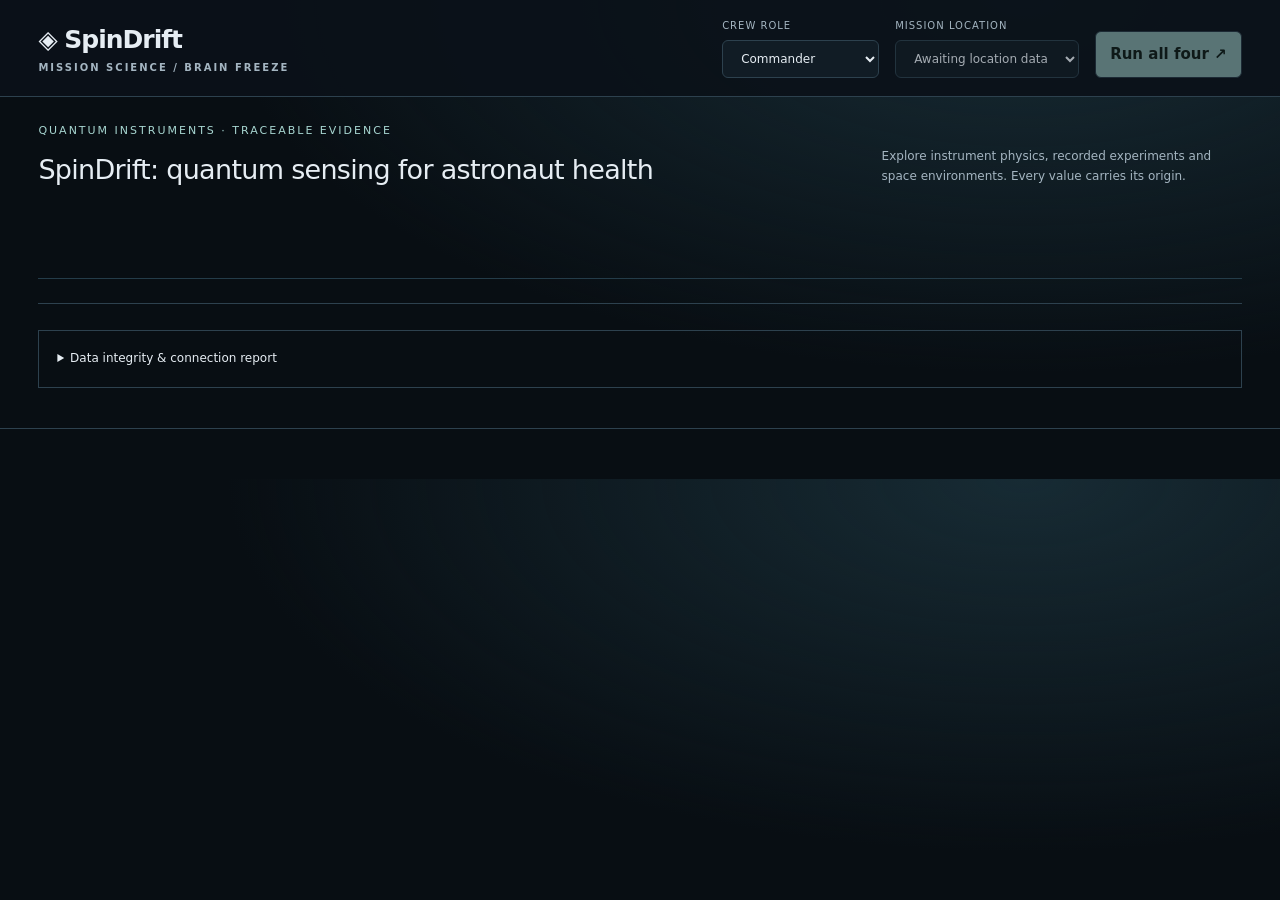
<file: index.html>
<!doctype html>
<html lang="en"><head><meta charset="utf-8"><meta name="viewport" content="width=device-width,initial-scale=1"><meta http-equiv="refresh" content="0;url=/app/"><title>SpinDrift</title></head><body><p><a href="/app/">Open the fresh SpinDrift dashboard</a></p></body></html>
</file>
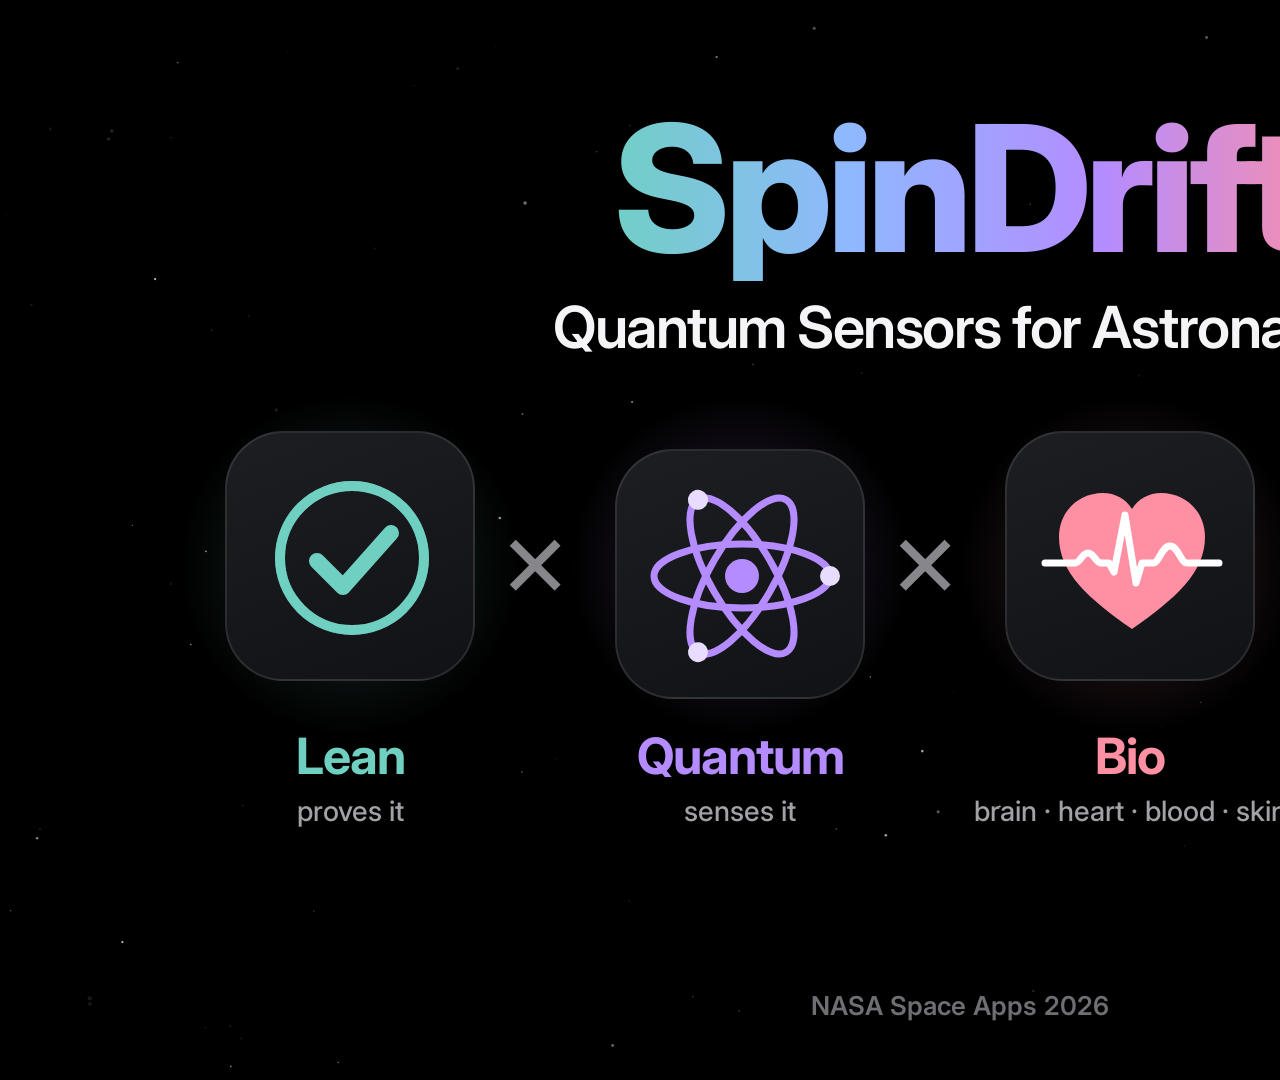
<file: slides/front_page/index.html>
<!doctype html>
<html lang="en">
<head>
<meta charset="utf-8">
<meta name="viewport" content="width=1920, height=1080">
<title>SpinDrift front page</title>
<!-- HyperFrames composition (https://github.com/heygen-com/hyperframes): the deck's cover, a 10 s seamless loop.
     Lean × Quantum × Bio = the astronaut. Frames: npx hyperframes snapshot; video: npx hyperframes render. -->
<link rel="preconnect" href="https://fonts.googleapis.com">
<link href="https://fonts.googleapis.com/css2?family=Inter:wght@400;500;600;700;800&display=block" rel="stylesheet">
<style>
  html, body { margin: 0; padding: 0; background: #000; }
  #root { position: relative; width: 1920px; height: 1080px; overflow: hidden; background: #000;
          font-family: 'Inter', 'Segoe UI', sans-serif; color: #F5F5F7; -webkit-font-smoothing: antialiased; }
  .layer { position: absolute; left: 0; top: 0; width: 1920px; height: 1080px; }
  .center { position: absolute; left: 0; width: 1920px; margin: 0; text-align: center; }
  #title { top: 96px; font-size: 176px; font-weight: 800; line-height: 1.05; letter-spacing: -6px; }
  #title span { display: inline-block; padding: 0 12px;
                background: linear-gradient(90deg, #6FD0C2 0%, #8FB8FF 25%, #B48CFF 50%, #FF8FA3 75%, #6FD0C2 100%);
                background-size: 1000px 100%; background-repeat: repeat-x; background-position: 0px 0px;
                -webkit-background-clip: text; background-clip: text; color: transparent; }
  #sub { top: 292px; font-size: 58px; font-weight: 600; letter-spacing: -1.5px; color: #F5F5F7; }
  .tile { position: absolute; top: 440px; width: 250px; height: 250px; border-radius: 58px; box-sizing: border-box;
          background: linear-gradient(160deg, #1D1E22 0%, #111215 100%); border: 2px solid rgba(255, 255, 255, 0.10); }
  .tile svg { position: absolute; left: 0; top: 0; width: 250px; height: 250px; overflow: visible; }
  .glow { position: absolute; top: 380px; width: 370px; height: 370px; border-radius: 50%; }
  .op { position: absolute; top: 500px; width: 120px; margin: 0; text-align: center; font-size: 112px; font-weight: 400; line-height: 1; color: #86868B; }
  .lab { position: absolute; top: 726px; width: 360px; margin: 0; text-align: center; }
  .lab b { display: block; font-size: 50px; font-weight: 700; letter-spacing: -1px; }
  .lab span { display: block; margin-top: 8px; font-size: 28px; font-weight: 500; color: #A1A1A6; }
  #astro { position: absolute; left: 1415px; top: 405px; width: 270px; height: 324px; }
  #astro svg { width: 100%; height: 100%; overflow: visible; }
  #footer { top: 990px; font-size: 26px; font-weight: 600; color: #6E6E73; letter-spacing: 0.2px; }
</style>
</head>
<body>
<div id="root" data-composition-id="root" data-start="0" data-duration="10" data-width="1920" data-height="1080">

  <svg id="stars" class="layer" viewBox="0 0 1920 1080"></svg>

  <!-- soft colour behind each term -->
  <div class="glow" style="left:165px;background:radial-gradient(circle, rgba(111,208,194,0.22), transparent 65%)"></div>
  <div class="glow" style="left:555px;background:radial-gradient(circle, rgba(180,140,255,0.24), transparent 65%)"></div>
  <div class="glow" style="left:945px;background:radial-gradient(circle, rgba(255,143,163,0.22), transparent 65%)"></div>
  <div class="glow" id="astroGlow" style="left:1365px;top:360px;width:420px;height:420px;background:radial-gradient(circle, rgba(143,184,255,0.30), transparent 62%)"></div>

  <h1 id="title" class="center"><span>SpinDrift</span></h1>
  <p id="sub" class="center">Quantum Sensors for Astronauts</p>

  <!-- Lean: proves it -->
  <div class="tile" id="t-lean" style="left:225px">
    <svg viewBox="0 0 250 250">
      <circle id="leanRing" cx="125" cy="125" r="72" fill="none" stroke="#6FD0C2" stroke-width="10" opacity="0.35"/>
      <circle cx="125" cy="125" r="72" fill="none" stroke="#6FD0C2" stroke-width="10"/>
      <path d="M90 128 L116 154 L164 100" fill="none" stroke="#6FD0C2" stroke-width="16" stroke-linecap="round" stroke-linejoin="round"/>
    </svg>
  </div>
  <p class="op" style="left:475px">×</p>

  <!-- Quantum: senses it -->
  <div class="tile" id="t-quantum" style="left:615px">
    <svg viewBox="0 0 250 250">
      <g id="atom" style="transform-origin:125px 125px">
        <g transform="rotate(0 125 125)"><ellipse cx="125" cy="125" rx="88" ry="32" fill="none" stroke="#B48CFF" stroke-width="7"/><circle cx="213" cy="125" r="10" fill="#E9DDFF"/></g>
        <g transform="rotate(60 125 125)"><ellipse cx="125" cy="125" rx="88" ry="32" fill="none" stroke="#B48CFF" stroke-width="7"/><circle cx="37" cy="125" r="10" fill="#E9DDFF"/></g>
        <g transform="rotate(120 125 125)"><ellipse cx="125" cy="125" rx="88" ry="32" fill="none" stroke="#B48CFF" stroke-width="7"/><circle cx="213" cy="125" r="10" fill="#E9DDFF"/></g>
      </g>
      <circle id="nucleus" cx="125" cy="125" r="17" fill="#B48CFF"/>
    </svg>
  </div>
  <p class="op" style="left:865px">×</p>

  <!-- Bio: the body's signals -->
  <div class="tile" id="t-bio" style="left:1005px">
    <svg viewBox="0 0 250 250">
      <path id="bioHeart" d="M125 196 C82 166 52 140 52 104 C52 78 72 60 96 60 C108 60 119 66 125 76 C131 66 142 60 154 60 C178 60 198 78 198 104 C198 140 168 166 125 196 Z" fill="#FF8FA3"/>
      <!-- one heartbeat (P wave, QRS spike, T wave) as a single continuous line -->
      <path id="ecg" d="M38 130 L68 130 C73 130 75 120 81 120 C87 120 89 130 94 130 L102 130 L107 139 L118 82 L129 150 L135 130 L146 130 C152 130 155 113 163 113 C171 113 174 130 180 130 L212 130"
            fill="none" stroke="#FFFFFF" stroke-width="7" stroke-linecap="round" stroke-linejoin="round"/>
    </svg>
  </div>
  <p class="op" style="left:1265px">=</p>

  <!-- the astronaut with four glowing sensors: brain (helmet), heart (chest), blood (wrist), skin (forearm) -->
  <div id="astro">
    <svg viewBox="0 0 400 480">
      <defs>
        <linearGradient id="visor" x1="0" y1="0" x2="1" y2="1">
          <stop offset="0" stop-color="#2F5579"/><stop offset="0.55" stop-color="#15283D"/><stop offset="1" stop-color="#0B1520"/>
        </linearGradient>
        <linearGradient id="suit" x1="0" y1="0" x2="0" y2="1">
          <stop offset="0" stop-color="#FFFFFF"/><stop offset="1" stop-color="#D9E0E8"/>
        </linearGradient>
      </defs>
      <rect x="104" y="168" width="192" height="196" rx="44" fill="#B5C0CC"/>
      <g transform="rotate(10 170 335)">
        <rect x="140" y="320" width="62" height="112" rx="30" fill="url(#suit)"/>
        <rect x="133" y="404" width="76" height="44" rx="22" fill="#8C98AA"/>
      </g>
      <g transform="rotate(-16 232 335)">
        <rect x="204" y="320" width="62" height="112" rx="30" fill="url(#suit)"/>
        <rect x="197" y="404" width="76" height="44" rx="22" fill="#8C98AA"/>
      </g>
      <g transform="rotate(-38 140 222)">
        <rect x="112" y="128" width="56" height="112" rx="28" fill="url(#suit)"/>
        <circle cx="140" cy="122" r="27" fill="#8C98AA"/>
        <circle id="halo-skin" cx="140" cy="168" r="15" fill="#FFC857" opacity="0.85"/>
        <rect x="124" y="158" width="32" height="20" rx="8" fill="#FFC857"/>
      </g>
      <g transform="rotate(-30 262 222)">
        <rect x="234" y="210" width="56" height="112" rx="28" fill="url(#suit)"/>
        <circle cx="262" cy="326" r="27" fill="#8C98AA"/>
        <circle id="halo-blood" cx="262" cy="296" r="15" fill="#B48CFF" opacity="0.85"/>
        <rect x="236" y="288" width="52" height="16" rx="8" fill="#B48CFF"/>
      </g>
      <rect x="118" y="186" width="164" height="168" rx="62" fill="url(#suit)"/>
      <rect x="158" y="268" width="84" height="48" rx="12" fill="#E3E8EE" stroke="#C5CED9" stroke-width="2"/>
      <circle cx="180" cy="292" r="6" fill="#A9B4C2"/><circle cx="200" cy="292" r="6" fill="#A9B4C2"/><circle cx="220" cy="292" r="6" fill="#A9B4C2"/>
      <circle id="halo-heart" cx="238" cy="232" r="14" fill="#FF6B81" opacity="0.85"/>
      <path id="dot-heart" d="M238 244 C226 236 222 230 222 224 C222 218 227 214 232 214 C235 214 237 216 238 218 C239 216 241 214 244 214 C249 214 254 218 254 224 C254 230 250 236 238 244 Z" fill="#FF6B81"/>
      <rect x="134" y="186" width="132" height="24" rx="12" fill="#B5C0CC"/>
      <rect x="96" y="96" width="18" height="40" rx="9" fill="#B5C0CC"/><rect x="286" y="96" width="18" height="40" rx="9" fill="#B5C0CC"/>
      <circle cx="200" cy="112" r="96" fill="url(#suit)"/>
      <rect x="128" y="72" width="144" height="106" rx="53" fill="url(#visor)"/>
      <ellipse cx="166" cy="98" rx="21" ry="11" fill="#FFFFFF" opacity="0.55" transform="rotate(-24 166 98)"/>
      <circle cx="197" cy="89" r="5" fill="#FFFFFF" opacity="0.45"/>
      <path d="M146 150 Q200 172 254 150" stroke="#6FD0C2" stroke-width="4" fill="none" opacity="0.35" stroke-linecap="round"/>
      <circle id="halo-brain" cx="200" cy="20" r="15" fill="#6FD0C2" opacity="0.85"/>
      <rect x="185" y="10" width="30" height="20" rx="9" fill="#6FD0C2"/>
    </svg>
  </div>

  <p class="lab" style="left:170px"><b style="color:#6FD0C2">Lean</b><span>proves it</span></p>
  <p class="lab" style="left:560px"><b style="color:#B48CFF">Quantum</b><span>senses it</span></p>
  <p class="lab" style="left:950px"><b style="color:#FF8FA3">Bio</b><span>brain · heart · blood · skin</span></p>
  <p class="lab" style="left:1370px"><b>Astronaut</b><span>in space</span></p>

  <p id="footer" class="center">NASA Space Apps 2026</p>

  <script src="https://cdn.jsdelivr.net/npm/gsap@3.12.5/dist/gsap.min.js"></script>
  <script>
    (function () {
      let seed = 20261115;                              // fixed seed: identical stars on every render
      const rnd = () => { seed = (seed * 1664525 + 1013904223) >>> 0; return seed / 4294967296; };
      const NS = "http://www.w3.org/2000/svg", sky = document.getElementById("stars"), stars = [];
      for (let i = 0; i < 120; i++) {
        const c = document.createElementNS(NS, "circle");
        c.setAttribute("cx", (rnd() * 1920).toFixed(1)); c.setAttribute("cy", (rnd() * 1080).toFixed(1));
        c.setAttribute("r", (0.5 + rnd() * rnd() * 1.8).toFixed(2)); c.setAttribute("fill", "#FFFFFF");
        sky.appendChild(c); stars.push(c);
      }

      const D = 10;                                     // loop length; every tween ends where it began
      const tl = gsap.timeline({ paused: true });

      stars.forEach((s) => {
        const n = [1, 2, 5][Math.floor(rnd() * 3)], hi = 0.3 + rnd() * 0.5, lo = 0.04 + rnd() * 0.12;
        const a = rnd() < 0.5 ? hi : lo, b = a === hi ? lo : hi;
        tl.fromTo(s, { opacity: a }, { opacity: b, duration: D / n / 2, ease: "sine.inOut", yoyo: true, repeat: 2 * n - 1 }, 0);
      });

      // the title's colours slide through once per loop
      tl.fromTo("#title span", { backgroundPosition: "0px 0px" }, { backgroundPosition: "1000px 0px", duration: D, ease: "none" }, 0);

      // the four terms bob in a wave (alternate ones start high and low)
      [["#t-lean", -9], ["#t-quantum", 9], ["#t-bio", -9], ["#astro", 9]].forEach(([sel, a]) => {
        tl.fromTo(sel, { y: a }, { y: -a, duration: D / 4, ease: "sine.inOut", yoyo: true, repeat: 3 }, 0);
      });
      tl.fromTo("#astro", { rotation: -6 }, { rotation: 6, duration: D / 2, ease: "sine.inOut", yoyo: true, repeat: 1 }, 0);

      // Lean: the ring pulses outward
      const ring = gsap.timeline({ repeat: 3 });
      ring.fromTo("#leanRing", { scale: 1, opacity: 0.5, transformOrigin: "50% 50%" }, { scale: 1.45, opacity: 0, duration: 2.5, ease: "power2.out" });
      tl.add(ring, 0);

      // Quantum: the electrons orbit, the nucleus glows
      tl.fromTo("#atom", { rotation: 0 }, { rotation: 360, duration: D, ease: "none", svgOrigin: "125 125" }, 0);
      tl.fromTo("#nucleus", { scale: 1, transformOrigin: "50% 50%" }, { scale: 1.25, duration: 1.25, ease: "sine.inOut", yoyo: true, repeat: 7 }, 0);

      // Bio: the heart beats 60 times a minute and the trace runs
      const beat = gsap.timeline({ repeat: 9 });
      beat.fromTo("#bioHeart", { scale: 1, transformOrigin: "50% 50%" }, { scale: 1.1, duration: 0.1, ease: "power1.out" })
          .to("#bioHeart", { scale: 1, duration: 0.14, ease: "power1.in" })
          .to("#bioHeart", { scale: 1.06, duration: 0.1, ease: "power1.out" })
          .to("#bioHeart", { scale: 1, duration: 0.66, ease: "power1.in" });
      tl.add(beat, 0);

      // the astronaut's sensors: heart at 60 per minute, the others breathe
      const pulse = (sel, period, reps, max) => {
        const p = gsap.timeline({ repeat: reps - 1 });
        p.fromTo(sel, { scale: 1, opacity: 0.85, transformOrigin: "50% 50%" }, { scale: max, opacity: 0, duration: period, ease: "power2.out" });
        tl.add(p, 0);
      };
      pulse("#halo-brain", 2, 5, 2.8); pulse("#halo-blood", 2.5, 4, 2.6); pulse("#halo-skin", 5 / 3, 6, 2.6);
      const hb = gsap.timeline({ repeat: 9 });
      hb.fromTo("#halo-heart", { scale: 1, opacity: 0.85, transformOrigin: "50% 50%" }, { scale: 2.0, opacity: 0, duration: 0.24, ease: "power1.out" })
        .fromTo("#halo-heart", { scale: 1, opacity: 0.85 }, { scale: 3.0, opacity: 0, duration: 0.76, ease: "power2.out" });
      tl.add(hb, 0);
      tl.fromTo("#astroGlow", { opacity: 0.75 }, { opacity: 1, duration: D / 2, ease: "sine.inOut", yoyo: true, repeat: 1 }, 0);

      tl.set({}, {}, D);
      window.__timelines = window.__timelines || {};
      window.__timelines["root"] = tl;
    })();
  </script>
</div>
</body>
</html>
</file>
